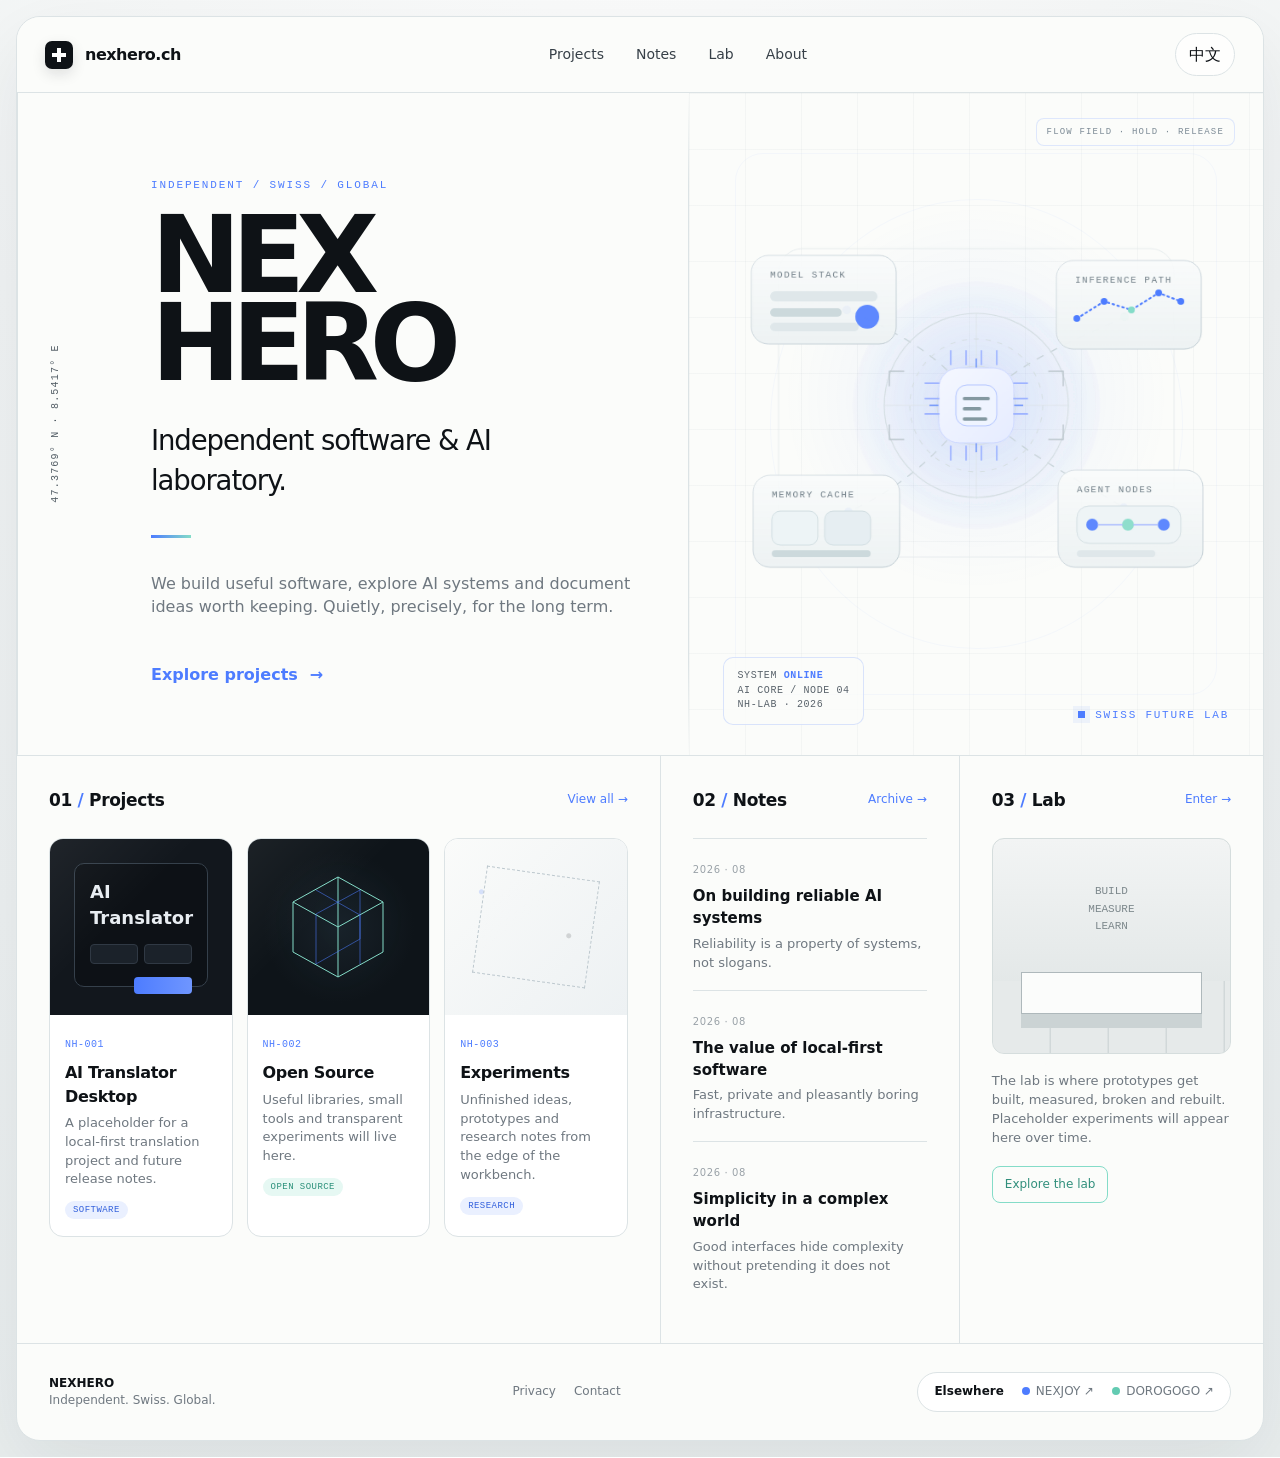
<file: index.html>
<!doctype html>
<html lang="en">
<head>
  <meta charset="utf-8" />
  <meta name="viewport" content="width=device-width,initial-scale=1" />
  <meta name="theme-color" content="#eef1f1" />
  <title>NexHero — Independent software & AI laboratory</title>
  <meta name="description" content="NexHero is an independent software and AI laboratory for projects, experiments and long-term ideas." />
  <link rel="canonical" href="https://nexhero.ch/" />
  <link rel="stylesheet" href="/style.css" />
</head>
<body>
<div class="shell">
  <header>
    <a class="brand" href="#top" aria-label="NexHero home"><span class="mark"></span><span class="domain">nexhero.ch</span></a>
    <nav aria-label="Primary"><a href="#projects" data-en="Projects" data-zh="项目">Projects</a><a href="#notes" data-en="Notes" data-zh="札记">Notes</a><a href="#lab" data-en="Lab" data-zh="实验室">Lab</a><a href="#about" data-en="About" data-zh="关于">About</a></nav>
    <button id="lang" class="icon-btn" type="button" aria-label="Switch language">中文</button>
  </header>

  <main id="top">
    <section class="hero">
      <div class="coords">47.3769° N · 8.5417° E</div>
      <div class="hero-copy">
        <div class="eyebrow" data-en="Independent / Swiss / Global" data-zh="独立 / 瑞士 / 全球">Independent / Swiss / Global</div>
        <h1>NEX<br>HERO</h1>
        <p class="tagline" data-en="Independent software & AI laboratory." data-zh="独立软件与 AI 实验室。">Independent software & AI laboratory.</p>
        <div class="accent-line"></div>
        <p class="intro" data-en="We build useful software, explore AI systems and document ideas worth keeping. Quietly, precisely, for the long term." data-zh="我们构建实用的软件，探索 AI 系统，并记录值得长期保留的想法。安静、精确、长期主义。">We build useful software, explore AI systems and document ideas worth keeping. Quietly, precisely, for the long term.</p>
        <a class="cta" href="#projects"><span data-en="Explore projects" data-zh="浏览项目">Explore projects</span><span class="arrow">→</span></a>
      </div>

      <div class="hero-art" id="heroArt" aria-label="Interactive NexHero system console">
        <canvas id="fieldParticles" class="particle-canvas" aria-hidden="true"></canvas>
        <svg class="network ai-console" id="networkField" viewBox="0 0 700 580" fill="none" aria-hidden="true">
          <defs>
            <filter id="fieldWarp" x="-20%" y="-20%" width="140%" height="140%">
              <feTurbulence id="fieldNoise" type="fractalNoise" baseFrequency=".009 .012" numOctaves="2" seed="8" result="noise"/>
              <feDisplacementMap id="fieldDisplace" in="SourceGraphic" in2="noise" scale="0" xChannelSelector="R" yChannelSelector="G"/>
            </filter>
            <linearGradient id="panelStroke" x1="0" y1="0" x2="1" y2="1">
              <stop stop-color="#d7dfe4"/>
              <stop offset="1" stop-color="#bcc9d0"/>
            </linearGradient>
            <linearGradient id="panelFill" x1="0" y1="0" x2="0" y2="1">
              <stop stop-color="#f9fbfb" stop-opacity=".92"/>
              <stop offset="1" stop-color="#edf2f3" stop-opacity=".98"/>
            </linearGradient>
            <linearGradient id="chipFill" x1="0" y1="0" x2="1" y2="1">
              <stop stop-color="#f5f8ff"/>
              <stop offset="1" stop-color="#e6ecff"/>
            </linearGradient>
            <radialGradient id="coreGlow" cx="50%" cy="50%" r="55%">
              <stop offset="0" stop-color="#4d7cff" stop-opacity=".18"/>
              <stop offset="1" stop-color="#4d7cff" stop-opacity="0"/>
            </radialGradient>
          </defs>
          <g id="morphLayer" filter="url(#fieldWarp)">
            <rect x="118" y="84" width="464" height="362" rx="28" stroke="#d7e0e3" stroke-opacity=".55"/>
            <circle cx="350" cy="268" r="146" fill="url(#coreGlow)" opacity=".85"/>

            <g class="guide-lines">
              <path class="flow-line" d="M350 268C311 208 256 182 198 156"/>
              <path class="flow-line" d="M350 268C404 212 470 191 524 164"/>
              <path class="flow-line" d="M350 268C303 330 257 367 200 393"/>
              <path class="flow-line" d="M350 268C401 325 465 351 523 388"/>
              <path class="trace-line" d="M242 268H458"/>
              <path class="trace-line" d="M350 160V378"/>
              <circle class="signal-dot" cx="198" cy="156" r="5"/>
              <circle class="signal-dot mint" cx="524" cy="164" r="5"/>
              <circle class="signal-dot" cx="200" cy="393" r="5"/>
              <circle class="signal-dot" cx="523" cy="388" r="5"/>
            </g>

            <g id="panelA" class="interactive-piece panel-group">
              <rect x="86" y="92" width="170" height="104" rx="20" fill="url(#panelFill)" stroke="url(#panelStroke)"/>
              <text x="108" y="118" class="panel-kicker">MODEL STACK</text>
              <rect x="108" y="134" width="126" height="12" rx="6" class="panel-bar"/>
              <rect x="108" y="154" width="84" height="10" rx="5" class="panel-bar light"/>
              <rect x="108" y="171" width="104" height="10" rx="5" class="panel-bar"/>
              <circle cx="222" cy="164" r="14" class="panel-node"/>
            </g>

            <g id="panelB" class="interactive-piece panel-group">
              <rect x="444" y="98" width="170" height="104" rx="20" fill="url(#panelFill)" stroke="url(#panelStroke)"/>
              <text x="466" y="124" class="panel-kicker">INFERENCE PATH</text>
              <path d="M468 166L500 146L532 156L564 136L590 146" class="mini-route"/>
              <circle cx="468" cy="166" r="4" class="route-dot"/>
              <circle cx="500" cy="146" r="4" class="route-dot"/>
              <circle cx="532" cy="156" r="4" class="route-dot mint"/>
              <circle cx="564" cy="136" r="4" class="route-dot"/>
              <circle cx="590" cy="146" r="4" class="route-dot"/>
            </g>

            <g id="panelC" class="interactive-piece panel-group">
              <rect x="88" y="350" width="172" height="108" rx="20" fill="url(#panelFill)" stroke="url(#panelStroke)"/>
              <text x="110" y="376" class="panel-kicker">MEMORY CACHE</text>
              <rect x="110" y="392" width="54" height="40" rx="10" class="cache-block"/>
              <rect x="172" y="392" width="54" height="40" rx="10" class="cache-block soft"/>
              <rect x="110" y="438" width="116" height="8" rx="4" class="panel-bar light"/>
            </g>

            <g id="panelD" class="interactive-piece panel-group">
              <rect x="446" y="344" width="170" height="114" rx="20" fill="url(#panelFill)" stroke="url(#panelStroke)"/>
              <text x="468" y="370" class="panel-kicker">AGENT NODES</text>
              <rect x="468" y="386" width="122" height="44" rx="14" class="agent-box"/>
              <circle cx="486" cy="408" r="7" class="panel-node"/>
              <circle cx="528" cy="408" r="7" class="panel-node mint"/>
              <circle cx="570" cy="408" r="7" class="panel-node"/>
              <path d="M493 408H521M535 408H563" class="agent-link"/>
              <rect x="468" y="438" width="92" height="8" rx="4" class="panel-bar"/>
            </g>

            <g id="coreSystem" class="interactive-piece core-system">
              <circle cx="350" cy="268" r="108" class="core-ring outer"/>
              <circle cx="350" cy="268" r="78" class="core-ring middle"/>
              <circle cx="350" cy="268" r="46" class="core-ring inner"/>
              <path d="M295 268H405M350 213V323" class="crosshair"/>
              <g class="core-chip">
                <rect x="306" y="224" width="88" height="88" rx="24" fill="url(#chipFill)" stroke="#cbd6ff"/>
                <rect x="326" y="244" width="48" height="48" rx="13" fill="#eff4ff" stroke="#afc2ff"/>
                <path d="M336 260H364M336 272H354M336 284H361" class="chip-lines"/>
                <path d="M320 220V204M338 220V204M356 220V204M374 220V204M394 242H410M394 260H410M394 278H410M320 316V332M338 316V332M356 316V332M374 316V332M290 242H306M290 260H306M290 278H306" class="chip-pins"/>
              </g>
              <g class="core-brackets">
                <path d="M265 228H248V245"/>
                <path d="M435 228H452V245"/>
                <path d="M265 308H248V291"/>
                <path d="M435 308H452V291"/>
              </g>
            </g>
          </g>
        </svg>
        <div class="interaction-hint" data-en="MOVE · DRAG · DBLCLICK" data-zh="移动 · 拖拽 · 双击重组">MOVE · DRAG · DBLCLICK</div>
        <div class="system-card">SYSTEM <b>ONLINE</b><br>AI CORE / NODE 04<br>NH-LAB · 2026</div>
        <div class="lab-label">Swiss Future Lab</div>
      </div>
    </section>

    <div class="grid">
      <section class="section" id="projects">
        <div class="section-title"><h2>01 <b>/</b> <span data-en="Projects" data-zh="项目">Projects</span></h2><a href="#projects" data-en="View all →" data-zh="查看全部 →">View all →</a></div>
        <div class="projects">
          <article class="card"><div class="thumb translator"><div class="mini-window"><strong>AI Translator</strong><div class="mini-controls"><i></i><i></i></div><div class="mini-button"></div></div></div><div class="card-body"><span class="code">NH-001</span><h3 data-en="AI Translator Desktop" data-zh="AI 桌面翻译器">AI Translator Desktop</h3><p data-en="A placeholder for a local-first translation project and future release notes." data-zh="本地优先翻译项目及未来版本记录的占位展示。">A placeholder for a local-first translation project and future release notes.</p><span class="tag">SOFTWARE</span></div></article>
          <article class="card"><div class="thumb cube"><svg viewBox="0 0 120 120" fill="none"><path d="M60 10L105 35V85L60 110L15 85V35L60 10ZM60 10V60M105 35L60 60L15 35M60 60V110" stroke="#84dcc8"/><path d="M38 23L82 48V72L38 97V47L82 23V97" stroke="#4d7cff" opacity=".55"/></svg></div><div class="card-body"><span class="code">NH-002</span><h3 data-en="Open Source" data-zh="开源">Open Source</h3><p data-en="Useful libraries, small tools and transparent experiments will live here." data-zh="这里将放置实用库、小工具与透明的实验项目。">Useful libraries, small tools and transparent experiments will live here.</p><span class="tag mint">OPEN SOURCE</span></div></article>
          <article class="card"><div class="thumb particles"></div><div class="card-body"><span class="code">NH-003</span><h3 data-en="Experiments" data-zh="实验">Experiments</h3><p data-en="Unfinished ideas, prototypes and research notes from the edge of the workbench." data-zh="工作台边缘那些尚未完成的想法、原型与研究记录。">Unfinished ideas, prototypes and research notes from the edge of the workbench.</p><span class="tag">RESEARCH</span></div></article>
        </div>
      </section>
      <section class="section" id="notes">
        <div class="section-title"><h2>02 <b>/</b> <span data-en="Notes" data-zh="札记">Notes</span></h2><a href="#notes" data-en="Archive →" data-zh="归档 →">Archive →</a></div>
        <article class="note"><time>2026 · 08</time><h3 data-en="On building reliable AI systems" data-zh="关于构建可靠的 AI 系统">On building reliable AI systems</h3><p data-en="Reliability is a property of systems, not slogans." data-zh="可靠性属于系统，而不是口号。">Reliability is a property of systems, not slogans.</p></article>
        <article class="note"><time>2026 · 08</time><h3 data-en="The value of local-first software" data-zh="本地优先软件的价值">The value of local-first software</h3><p data-en="Fast, private and pleasantly boring infrastructure." data-zh="快速、私密，以及令人安心地无聊的基础设施。">Fast, private and pleasantly boring infrastructure.</p></article>
        <article class="note"><time>2026 · 08</time><h3 data-en="Simplicity in a complex world" data-zh="复杂世界里的简单">Simplicity in a complex world</h3><p data-en="Good interfaces hide complexity without pretending it does not exist." data-zh="好的界面隐藏复杂性，但从不假装复杂性不存在。">Good interfaces hide complexity without pretending it does not exist.</p></article>
      </section>
      <section class="section" id="lab">
        <div class="section-title"><h2>03 <b>/</b> <span data-en="Lab" data-zh="实验室">Lab</span></h2><a href="#lab" data-en="Enter →" data-zh="进入 →">Enter →</a></div>
        <div class="lab-photo"><div class="bench"></div></div>
        <p class="lab-copy" data-en="The lab is where prototypes get built, measured, broken and rebuilt. Placeholder experiments will appear here over time." data-zh="实验室用于构建、测量、拆解并重新构建原型。未来的实验项目会逐渐出现在这里。">The lab is where prototypes get built, measured, broken and rebuilt. Placeholder experiments will appear here over time.</p>
        <a class="ghost" href="#lab" data-en="Explore the lab" data-zh="探索实验室">Explore the lab</a>
      </section>
    </div>
  </main>

  <footer id="about"><div><strong style="color:var(--ink)">NEXHERO</strong><br><span data-en="Independent. Swiss. Global." data-zh="独立 · 瑞士 · 全球">Independent. Swiss. Global.</span></div><div class="footer-links"><a href="#about" data-en="Privacy" data-zh="隐私">Privacy</a><a href="mailto:hello@nexhero.ch" data-en="Contact" data-zh="联系">Contact</a></div><div class="elsewhere"><strong data-en="Elsewhere" data-zh="其他站点">Elsewhere</strong><a href="https://nexjoy.nl/"><span class="dot blue"></span>NEXJOY ↗</a><a href="https://dorogogo.de/"><span class="dot mint"></span>DOROGOGO ↗</a></div></footer>
</div>
<script src="/script.js"></script>
</body>
</html>
</file>
<file: style.css>
:root{--bg:#eef1f1;--paper:#fbfcfa;--ink:#0e1216;--muted:#6f7880;--line:#dce3e5;--blue:#4d7cff;--blue2:#87a5ff;--mint:#84dcc8;--shadow:0 26px 80px rgba(19,31,42,.08)}
*{box-sizing:border-box}html{scroll-behavior:smooth}body{margin:0;background:radial-gradient(circle at 50% -20%,#fff 0,#f1f4f4 46%,#e9eeee 100%);color:var(--ink);font-family:Inter,ui-sans-serif,system-ui,-apple-system,BlinkMacSystemFont,"Segoe UI","PingFang SC","Microsoft YaHei",sans-serif;line-height:1.45}a{color:inherit;text-decoration:none}button{font:inherit}.shell{width:min(1500px,calc(100% - 32px));margin:16px auto;background:var(--paper);border:1px solid var(--line);border-radius:24px;overflow:hidden;box-shadow:var(--shadow)}
header{height:76px;display:flex;align-items:center;justify-content:space-between;padding:0 28px;border-bottom:1px solid var(--line);position:sticky;top:0;background:rgba(251,252,250,.9);backdrop-filter:blur(18px);z-index:20}.brand{display:flex;align-items:center;gap:12px;font-weight:780;letter-spacing:-.03em}.mark{width:28px;height:28px;border-radius:7px;background:var(--ink);position:relative;box-shadow:0 5px 14px rgba(14,18,22,.12)}.mark:before,.mark:after{content:"";position:absolute;background:#fff;left:50%;top:50%;transform:translate(-50%,-50%)}.mark:before{width:14px;height:4px}.mark:after{width:4px;height:14px}nav{display:flex;gap:32px;font-size:14px}nav a{color:#374048;position:relative}nav a:after{content:"";position:absolute;left:0;right:100%;bottom:-9px;height:2px;background:var(--blue);transition:right .22s}nav a:hover{color:var(--ink)}nav a:hover:after{right:0}.icon-btn{border:1px solid var(--line);background:rgba(255,255,255,.55);border-radius:999px;padding:9px 13px;cursor:pointer;color:var(--ink);transition:.2s}.icon-btn:hover{background:#fff;border-color:#bcc7cb;transform:translateY(-1px)}
.hero{display:grid;grid-template-columns:76px 1.04fr 1fr;min-height:610px;border-bottom:1px solid var(--line)}.coords{border-right:1px solid var(--line);display:flex;align-items:center;justify-content:center;color:#505b63;font:10px ui-monospace,SFMono-Regular,Menlo,monospace;writing-mode:vertical-rl;transform:rotate(180deg);letter-spacing:.12em}.hero-copy{padding:86px 58px 68px;position:relative}.hero-copy:after{content:"";position:absolute;right:0;top:0;bottom:0;width:1px;background:linear-gradient(transparent,var(--line) 14%,var(--line) 86%,transparent)}.eyebrow{font:11px ui-monospace,SFMono-Regular,Menlo,monospace;color:var(--blue);letter-spacing:.17em;text-transform:uppercase;margin-bottom:20px}.hero h1{font-size:clamp(72px,8.4vw,132px);line-height:.82;margin:0;letter-spacing:-.085em;font-weight:760}.tagline{font-size:clamp(24px,2.15vw,35px);letter-spacing:-.04em;margin:34px 0 0}.accent-line{width:40px;height:3px;background:linear-gradient(90deg,var(--blue),var(--mint));margin:34px 0}.intro{max-width:500px;color:var(--muted);font-size:16px}.cta{display:inline-flex;align-items:center;gap:12px;color:var(--blue);margin-top:29px;font-weight:700}.cta .arrow{transition:transform .2s}.cta:hover .arrow{transform:translateX(6px)}
.hero-art{position:relative;overflow:hidden;min-height:540px;background-image:linear-gradient(rgba(106,126,141,.05) 1px,transparent 1px),linear-gradient(90deg,rgba(106,126,141,.05) 1px,transparent 1px),radial-gradient(circle at 50% 46%,rgba(77,124,255,.08),transparent 42%);background-size:56px 56px,56px 56px,100% 100%;cursor:crosshair;isolation:isolate}.hero-art:before{content:"";position:absolute;inset:9% 8%;border:1px solid rgba(77,124,255,.08);border-radius:28px;opacity:.55}.hero-art:after{content:"";position:absolute;inset:16% 14%;border:1px solid rgba(77,124,255,.04);border-radius:50%;pointer-events:none}.hero-art.is-dragging{cursor:grabbing}.network{position:absolute;inset:-2%;width:104%;height:104%;transform-origin:50% 50%;will-change:transform;transition:transform .7s cubic-bezier(.2,.8,.2,1);z-index:2}.network *{transform-box:fill-box;transform-origin:center;will-change:transform}.particle-canvas{position:absolute;inset:0;width:100%;height:100%;pointer-events:none;z-index:4;mix-blend-mode:multiply}.interaction-hint{position:absolute;right:28px;top:25px;z-index:6;padding:8px 10px;border:1px solid rgba(77,124,255,.17);border-radius:8px;background:rgba(251,252,250,.62);backdrop-filter:blur(9px);font:9px ui-monospace,SFMono-Regular,Menlo,monospace;letter-spacing:.13em;color:#7c8a95;transition:opacity .25s,transform .25s}.hero-art:hover .interaction-hint{color:var(--blue);border-color:rgba(77,124,255,.3)}.system-card{position:absolute;z-index:6;left:34px;bottom:30px;padding:11px 13px;border:1px solid rgba(77,124,255,.2);background:rgba(251,252,250,.78);backdrop-filter:blur(12px);border-radius:10px;font:10px/1.45 ui-monospace,SFMono-Regular,Menlo,monospace;color:#59636b;letter-spacing:.06em}.system-card b{color:var(--blue);font-weight:700}.lab-label{position:absolute;z-index:6;right:34px;bottom:34px;font:11px ui-monospace,SFMono-Regular,Menlo,monospace;color:var(--blue);letter-spacing:.16em;text-transform:uppercase}.lab-label:before{content:"";display:inline-block;width:7px;height:7px;background:var(--blue);margin-right:10px;box-shadow:0 0 0 5px rgba(77,124,255,.08)}.network .interactive-piece,.network .flow-line,.network .signal-dot{transition:transform .42s cubic-bezier(.2,.8,.2,1),opacity .28s ease}.network .panel-kicker{font:11px ui-monospace,SFMono-Regular,Menlo,monospace;letter-spacing:.14em;fill:#6f7d86}.network .panel-bar{fill:#dfe7ea}.network .panel-bar.light{fill:#ccd9dc}.network .panel-node{fill:#4d7cff;opacity:.9}.network .panel-node.mint{fill:#84dcc8}.network .mini-route{stroke:#4d7cff;stroke-width:2.2;stroke-linecap:round;stroke-linejoin:round;stroke-dasharray:2 4;fill:none}.network .route-dot{fill:#4d7cff}.network .route-dot.mint{fill:#84dcc8}.network .cache-block{fill:#edf4f6;stroke:#cfdce0}.network .cache-block.soft{fill:#e6eef2}.network .agent-box{fill:#eef4f6;stroke:#d2dde1}.network .agent-link{stroke:#a7b8ff;stroke-width:1.7;stroke-linecap:round}.network .core-ring{stroke:#d5dee2;fill:none}.network .core-ring.outer{stroke-width:1.2}.network .core-ring.middle{stroke-width:1.1;stroke-dasharray:6 8}.network .core-ring.inner{stroke-width:1.2}.network .crosshair{stroke:#4d7cff;stroke-width:1.3;opacity:.9}.network .chip-lines{stroke:#8398a0;stroke-width:3.8;stroke-linecap:round}.network .chip-pins{stroke:#9eb3ff;stroke-width:1.8;stroke-linecap:round}.network .core-brackets path{stroke:#b9c4ca;stroke-width:1.4;stroke-linecap:round}.network .guide-lines .trace-line{stroke:#d8e0e4;stroke-width:1;opacity:.72}.network .flow-line{stroke:#c7d3d8;stroke-width:1.35;stroke-linecap:round;fill:none;stroke-dasharray:8 10;animation:dash 18s linear infinite}.network .signal-dot{fill:#4d7cff;filter:drop-shadow(0 0 6px rgba(77,124,255,.2));animation:signalPulse 3.2s ease-in-out infinite}.network .signal-dot.mint{fill:#84dcc8;filter:drop-shadow(0 0 6px rgba(132,220,200,.2))}
.grid{display:grid;grid-template-columns:1.55fr .72fr .73fr}.section{padding:32px;border-right:1px solid var(--line);min-width:0}.section:last-child{border-right:0}.section-title{display:flex;align-items:center;justify-content:space-between;gap:16px;margin-bottom:26px}.section-title h2{font-size:17px;margin:0;font-weight:700;letter-spacing:-.02em}.section-title h2 b{color:var(--blue);font-weight:700}.section-title a{font-size:12px;color:var(--blue)}.projects{display:grid;grid-template-columns:repeat(3,1fr);gap:14px}.card{border:1px solid var(--line);border-radius:14px;overflow:hidden;background:#fff;transition:transform .24s,box-shadow .24s,border-color .24s}.card:hover{transform:translateY(-6px);box-shadow:0 18px 38px rgba(37,55,70,.1);border-color:#c3ced3}.thumb{height:176px;position:relative;overflow:hidden;background:#12171d}.thumb:after{content:"";position:absolute;inset:0;pointer-events:none;background:linear-gradient(135deg,rgba(255,255,255,.06),transparent 42%)}.translator{padding:24px}.mini-window{border:1px solid #35404b;border-radius:10px;background:#0d1116;padding:15px;height:124px;color:#e8edf2}.mini-window strong{font-size:18px}.mini-controls{display:flex;gap:6px;margin:13px 0}.mini-controls i{height:20px;flex:1;border-radius:4px;background:#1b222a;border:1px solid #303944}.mini-button{width:58px;height:17px;border-radius:4px;background:linear-gradient(90deg,var(--blue),#6f96ff);margin-left:auto}.cube{display:grid;place-items:center;background:radial-gradient(circle at 50% 50%,#182129,#0e1419 60%)}.cube svg{width:120px;height:120px;filter:drop-shadow(0 0 20px rgba(132,220,200,.12))}.particles{background:radial-gradient(circle at 20% 30%,rgba(77,124,255,.2) 0 2px,transparent 3px),radial-gradient(circle at 68% 55%,rgba(17,20,23,.15) 0 2px,transparent 3px),linear-gradient(135deg,#fafbfa,#edf1f3)}.particles:after{content:"";position:absolute;inset:34px;border:1px dashed #bdc8ce;transform:rotate(8deg)}.card-body{padding:15px 15px 17px}.code{font:10px ui-monospace,SFMono-Regular,Menlo,monospace;color:var(--blue);letter-spacing:.05em}.card h3{font-size:16px;margin:8px 0 6px;letter-spacing:-.02em}.card p{color:var(--muted);font-size:13px;min-height:58px;margin:0}.tag{display:inline-block;border-radius:999px;padding:4px 8px;margin-top:12px;font:9px ui-monospace,SFMono-Regular,Menlo,monospace;background:#eaf0ff;color:#315fdc;letter-spacing:.05em}.tag.mint{background:#e6f8f3;color:#298f79}.note{padding:17px 0;border-top:1px solid var(--line);transition:padding-left .2s}.note:hover{padding-left:6px}.note:first-child{border-top:0;padding-top:0}.note:first-child:hover{padding-left:6px}.note time{font-size:10px;color:#9aa2a8;letter-spacing:.06em}.note h3{font-size:15px;margin:7px 0 5px}.note p{font-size:13px;color:var(--muted);margin:0}.lab-photo{height:216px;border-radius:12px;background:linear-gradient(180deg,#f2f4f4,#dce2e2);position:relative;overflow:hidden;border:1px solid #d5dddd}.lab-photo:before{content:"BUILD\A MEASURE\A LEARN";white-space:pre;position:absolute;top:44px;left:50%;transform:translateX(-50%);font:11px/1.6 ui-monospace,SFMono-Regular,Menlo,monospace;color:#7d888c;text-align:center}.lab-photo:after{content:"";position:absolute;left:0;right:0;bottom:0;height:72px;background:repeating-linear-gradient(90deg,#e6eaea 0 56px,#d1d8d9 57px 58px)}.bench{position:absolute;z-index:2;left:12%;right:12%;bottom:39px;height:42px;border:1px solid #aeb8bb;background:#fbfcfb;box-shadow:0 14px 0 #cbd3d4}.lab-copy{color:var(--muted);font-size:13px;margin:18px 0}.ghost{display:inline-block;border:1px solid var(--mint);color:#318f7c;padding:9px 12px;border-radius:8px;font-size:12px;transition:.2s}.ghost:hover{background:#ecfaf6;transform:translateY(-2px)}
footer{display:flex;align-items:center;justify-content:space-between;gap:20px;padding:28px 32px;border-top:1px solid var(--line);font-size:12px;color:var(--muted)}.elsewhere{display:flex;align-items:center;gap:18px;border:1px solid var(--line);border-radius:999px;padding:10px 16px;background:white}.elsewhere strong{color:var(--ink)}.dot{width:8px;height:8px;border-radius:50%;display:inline-block;margin-right:6px}.dot.blue{background:var(--blue)}.dot.mint{background:#63cbb2}.footer-links{display:flex;gap:18px}
@keyframes dash{to{stroke-dashoffset:-180}}@keyframes signalPulse{0%,100%{opacity:.72;transform:scale(1)}50%{opacity:1;transform:scale(1.12)}}
@media(max-width:1100px){.hero{grid-template-columns:48px 1fr}.hero-art{grid-column:1/-1;border-top:1px solid var(--line);min-height:360px}.coords{grid-row:1}.hero-copy{padding:70px 42px}.hero-copy:after{display:none}.grid{grid-template-columns:1fr}.section{border-right:0;border-bottom:1px solid var(--line)}.projects{grid-template-columns:repeat(3,1fr)}}
@media(max-width:760px){.shell{width:100%;margin:0;border-radius:0;border-left:0;border-right:0}header{padding:0 16px;height:66px}.brand .domain{font-size:14px}nav{display:none}.hero{grid-template-columns:1fr}.coords{display:none}.hero-copy{padding:58px 20px 42px}.hero h1{font-size:clamp(58px,19vw,88px)}.tagline{font-size:23px}.hero-art{min-height:310px;cursor:default}.interaction-hint{display:none}.system-card{left:18px;bottom:18px}.lab-label{right:18px;bottom:18px}.section{padding:24px 18px}.projects{grid-template-columns:1fr}.thumb{height:210px}.card p{min-height:0}.grid{display:block}footer{align-items:flex-start;flex-direction:column}.elsewhere{width:100%;justify-content:space-between;gap:10px;flex-wrap:wrap}.footer-links{order:3}}
@media(prefers-reduced-motion:reduce){*{scroll-behavior:auto!important;transition:none!important;animation:none!important}.interaction-hint{display:none}}

.hero-art.is-dragging .interaction-hint{transform:translateY(-2px);color:var(--blue)}
</file>
